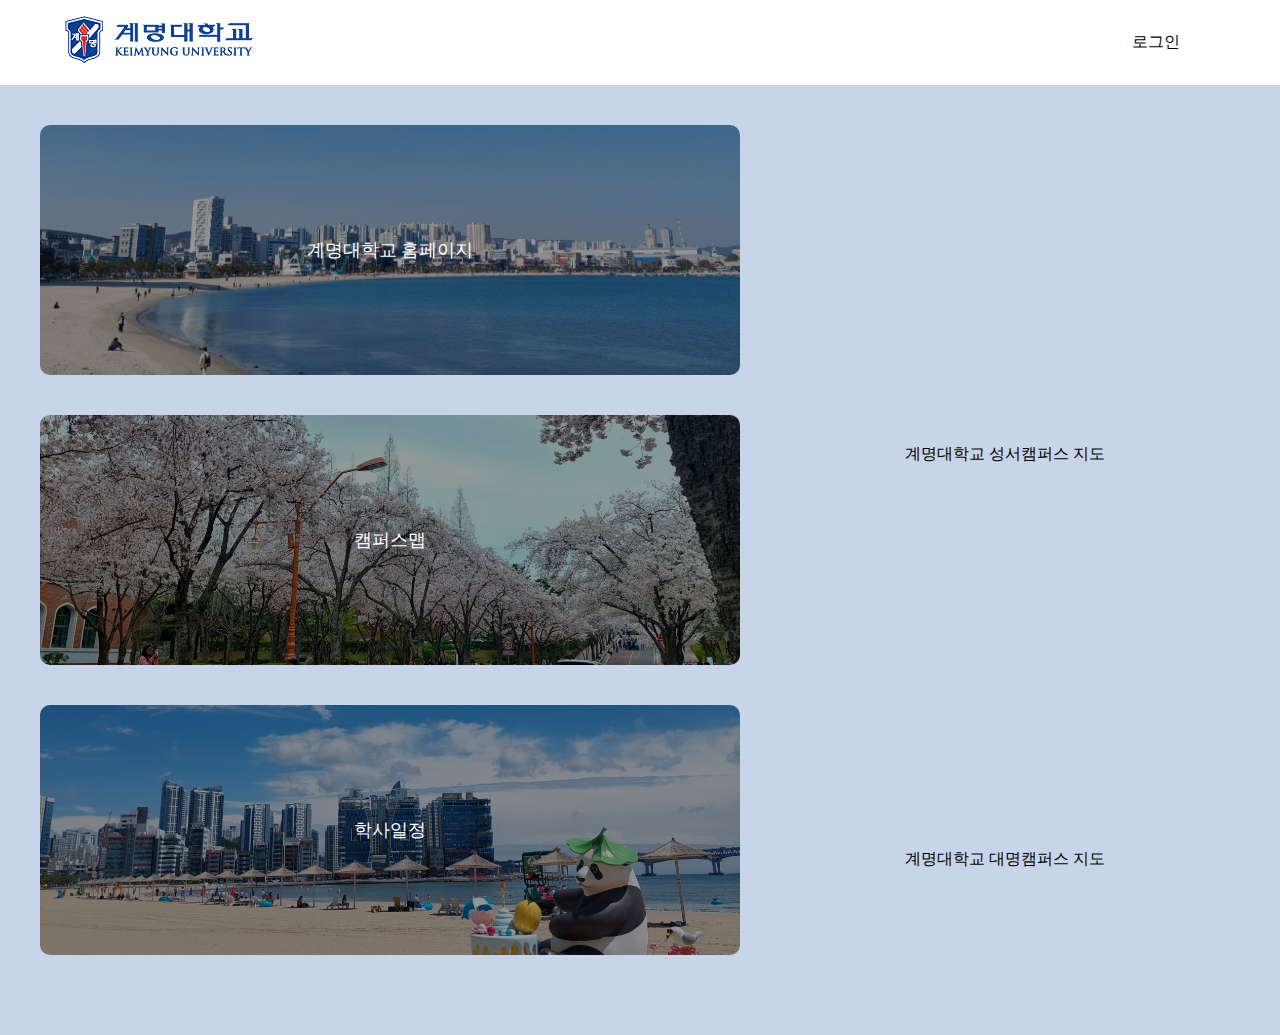
<file: index.html>
<!DOCTYPE html>

<html lang="ko">
<head>
    <meta charset="utf-8">
    <meta name="viewport" content="width=1280px">
    <link href="main.css" rel="stylesheet">
    <title>Main Page</title>
</head>
<body>
    <header>
        <nav>
            <ul>
                <li class="logo"><img src="logo.png" alt="계명대 로고"></li>
                <li><a href="login.html">로그인</a></li>
            </ul>
        </nav>
    </header>
    <main>
        <ul>
            <li class="link-h"><a href="https://www.kmu.ac.kr/">계명대학교 홈페이지</a></li>
            <li class="link-k"><a href="https://www.kmu.ac.kr/page.jsp?mnu_uid=3319">캠퍼스맵</a></li>
            <li class="link-s"><a href="https://www.kmu.ac.kr/page.jsp?mnu_uid=3373">학사일정</a></li>
        </ul>
    </main>
    <aside>
        <iframe  class="kmu-s" src="https://www.google.com/maps/embed?pb=!1m18!1m12!1m3!1d6467.538611633068!2d128.48245041360846!3d35.85465991182837!2m3!1f0!2f0!3f0!3m2!1i1024!2i768!4f13.1!3m3!1m2!1s0x3565e55628059e09%3A0xe9498d86ff114d29!2z6rOE66qF64yA7ZWZ6rWQ!5e0!3m2!1sko!2skr!4v1740326143732!5m2!1sko!2skr" 
        width="450" height="300" style="border: 1px;" allowfullscreen="" loading="lazy" referrerpolicy="no-referrer-when-downgrade"></iframe>
        <p>계명대학교 성서캠퍼스 지도</p>
        <iframe class="kmu-d" src="https://www.google.com/maps/embed?pb=!1m18!1m12!1m3!1d3233.85589952688!2d128.577808674462!3d35.852536820546895!2m3!1f0!2f0!3f0!3m2!1i1024!2i768!4f13.1!3m3!1m2!1s0x3565e39ca0af0f4d%3A0xe7df660d2a03ea40!2z6rOE66qF64yA7ZWZ6rWQIOuMgOuqhey6oO2NvOyKpA!5e0!3m2!1sko!2skr!4v1740326995558!5m2!1sko!2skr" 
        width="450" height="300" style="border:0;" allowfullscreen="" loading="lazy" referrerpolicy="no-referrer-when-downgrade"></iframe>
        <p>계명대학교 대명캠퍼스 지도</p>
    </aside>
</body>
</html>
</file>
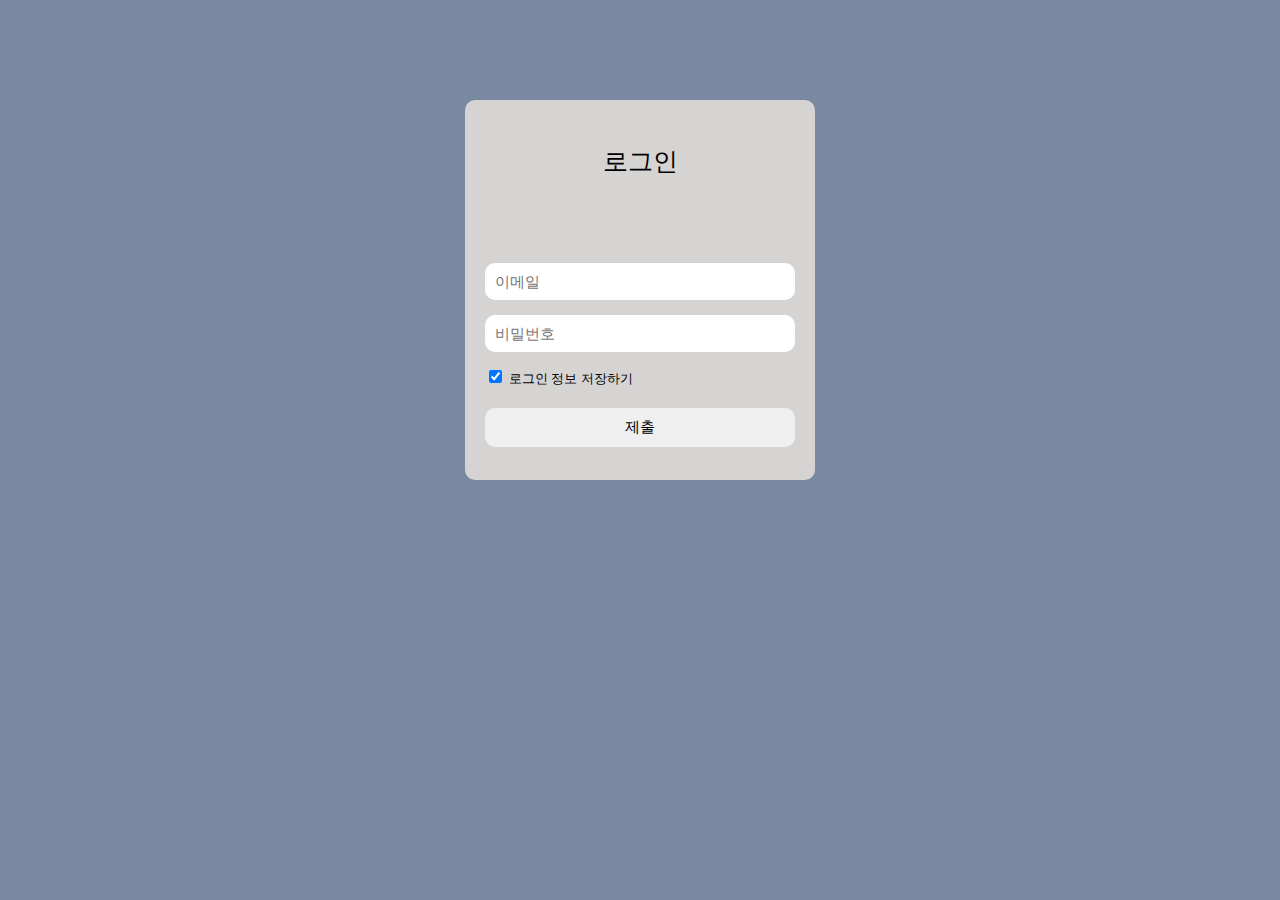
<file: login.html>
<!DOCTYPE html>

<html lang="ko">
    <head>
        <meta charset="utf-8">
        <meta name="viewport" content="height=device-height, width=device-width,
        initial-scale=1.0">
        <link href="login.css" rel="stylesheet">
        <title>로그인 페이지</title>
    </head>
    <body>
        <form class="form" action="success.html" method="get">
            <p>로그인</p>
            <input type="email" name="useremail" placeholder="이메일" 
            class="text-f" required>
            <input type="password" name="userpassword" placeholder="비밀번호" 
            class="text-f" maxlength="12" minlength="8" required>
            <input type="checkbox" name="saveid" id="saveid" checked>
            <label for="saveid"><small>로그인 정보 저장하기</small></label>
            <input type="submit" id="submit-btn" value="제출">
        </form>
    </body>
</html>
</file>
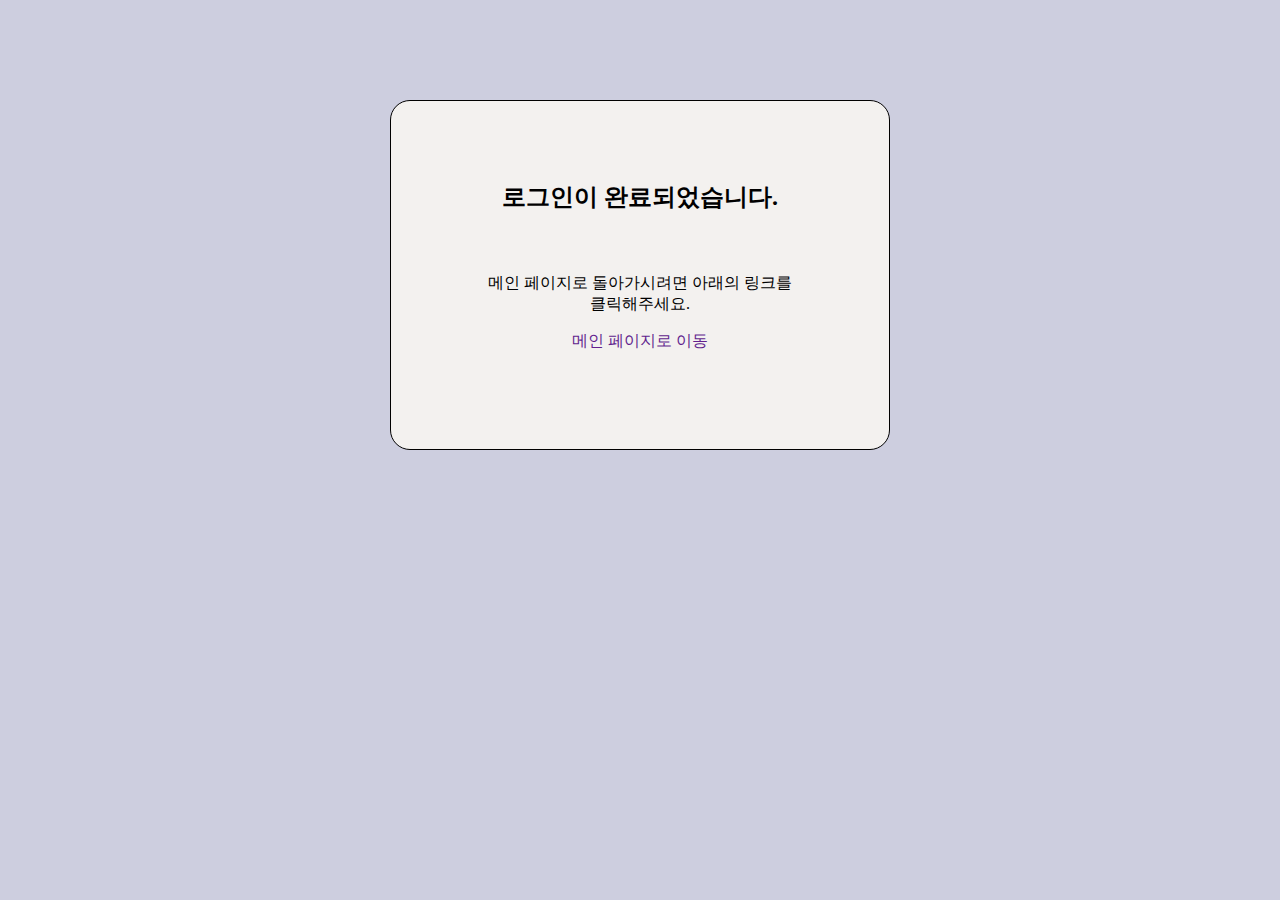
<file: success.html>
<!DOCTYPE html>

<html lang="ko">
    <head>
        <meta charset="utf-8">
        <link href="success.css" rel="stylesheet">
        <title>로그인 성공</title>
    </head>
    <body>
        <main>
             <h2>로그인이 완료되었습니다.</h2>
             <p>메인 페이지로 돌아가시려면 아래의 링크를<br>클릭해주세요.</p>
             <a href="index.html">메인 페이지로 이동</a>
        </main>
       
    </body>
</html>
</file>
<file: main.css>
*{
    margin: 0;
    padding:0;
}
  
header{
    background-color: white;
    width: 100%;
    height: 70px;
    padding-top: 15px;
    
}
body{
    background-color: rgb(199, 212, 233);
}
ul{  
    list-style: none;
}
nav ul{
    display: flex;
    align-items: center;
}
nav li{
    margin-right: 100px;
}

main ul{
    float: left;
    margin: 40px;
}
main li{
    display: flex;
    color: black;
    width: 700px;
    height: 250px;
    margin-bottom: 40px;
    justify-content: center;
    align-items: center;
    border-radius: 10px;
}
a{
    text-decoration: none;
    color: black;
}

.logo{
    margin-left: 4em;
    margin-right: auto;
}
.link-h{
    background: linear-gradient(rgba(0, 0, 0, 0.4),rgba(0, 0, 0, 0.4)), url('kmu1.jpg') no-repeat ;
    background-size: cover;
}

.link-k{
    background: linear-gradient(rgba(0, 0, 0, 0.4),rgba(0, 0, 0, 0.4)), url('kmu2.jpg') no-repeat ;
    background-size: cover;
}
.link-s{
    background: linear-gradient(rgba(0, 0, 0, 0.4),rgba(0, 0, 0, 0.4)), url('kmu3.jpg') no-repeat ;
    background-size: cover;
}
.link-k a,.link-h a,.link-s a{
    color: white;
    font-size: large;
}
aside{
    margin: 40px;
    position: absolute;
    top: 100px;
    left: 740px;
    text-align: center;
}
p{
    margin-bottom: 80px;
    font-size: 16px;
}
.kmu-s, .kmu-d{
    border-radius: 10px;
}
</file>
<file: login.css>
*{
    box-sizing: border-box;
}
body{
    margin: 0;
    background-color: rgb(122, 137, 162);
}
p{
    font-size: 25px;
    text-align: center;
    margin-bottom: 85px;
}
.form{
  width: 350px;
  height: 380px;
  border: 0;
  background-color: rgb(214, 211, 211);
  padding: 20px;
  margin: auto;
  margin-top: 100px;
  border-radius: 10px;
}
.text-f{
    font-size: 15px;
    padding: 10px;
    margin-bottom: 15px;
    border-radius: 10px;
    width: 100%;
    border: none;
}
#submit-btn{
    font-size: 15px;
    padding: 10px;
    margin-top: 20px;
    border-radius: 10px;
    width: 100%;
    border: none;
}
</file>
<file: success.css>
*{
    box-sizing: border-box;
}
body{
    background-color: rgb(205, 206, 223);
}
main{
    width: 500px;
    height: 350px;
    background-color: rgb(243, 241, 239);
    text-align: center;
    border: 1px solid;
    border-radius: 20px;
    padding: 60px;
    margin: auto;
    margin-top: 100px;
}
a{
    text-decoration: none;
    color: rgb(98, 31, 142);
    margin: 30px;
}
h2{
    margin-bottom: 60px;
}
</file>
